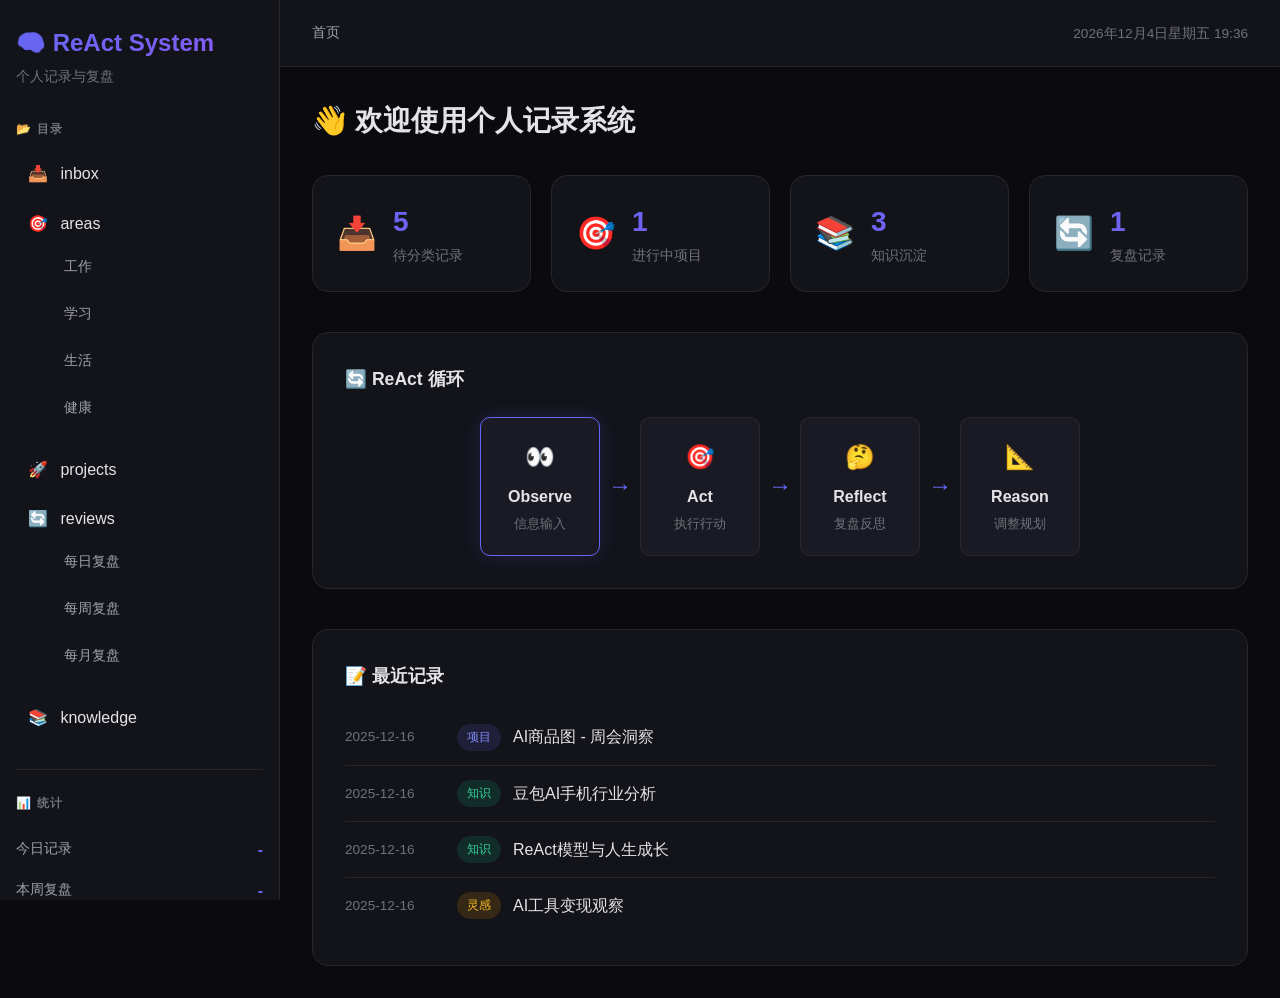
<file: viewer/index.html>
<!DOCTYPE html>
<html lang="zh-CN">

<head>
    <meta charset="UTF-8">
    <meta name="viewport" content="width=device-width, initial-scale=1.0">
    <title>🧠 个人记录系统</title>
    <link rel="stylesheet" href="/viewer/styles.css">
</head>

<body>
    <div class="container">
        <!-- 侧边栏 -->
        <aside class="sidebar">
            <div class="logo">
                <h1>🧠 ReAct System</h1>
                <p class="subtitle">个人记录与复盘</p>
            </div>

            <nav class="nav-menu">
                <div class="nav-section">
                    <h3>📂 目录</h3>
                    <ul id="file-tree">
                        <li class="folder" data-path="inbox">
                            <span class="folder-icon">📥</span> inbox
                        </li>
                        <li class="folder" data-path="areas">
                            <span class="folder-icon">🎯</span> areas
                            <ul class="sub-folder">
                                <li data-path="areas/工作">工作</li>
                                <li data-path="areas/学习">学习</li>
                                <li data-path="areas/生活">生活</li>
                                <li data-path="areas/健康">健康</li>
                            </ul>
                        </li>
                        <li class="folder" data-path="projects">
                            <span class="folder-icon">🚀</span> projects
                        </li>
                        <li class="folder" data-path="reviews">
                            <span class="folder-icon">🔄</span> reviews
                            <ul class="sub-folder">
                                <li data-path="reviews/daily">每日复盘</li>
                                <li data-path="reviews/weekly">每周复盘</li>
                                <li data-path="reviews/monthly">每月复盘</li>
                            </ul>
                        </li>
                        <li class="folder" data-path="knowledge">
                            <span class="folder-icon">📚</span> knowledge
                        </li>
                    </ul>
                </div>
            </nav>

            <div class="stats">
                <h3>📊 统计</h3>
                <div class="stat-item">
                    <span class="stat-label">今日记录</span>
                    <span class="stat-value" id="today-count">-</span>
                </div>
                <div class="stat-item">
                    <span class="stat-label">本周复盘</span>
                    <span class="stat-value" id="week-reviews">-</span>
                </div>
                <div class="stat-item">
                    <span class="stat-label">活跃项目</span>
                    <span class="stat-value" id="active-projects">-</span>
                </div>
            </div>
        </aside>

        <!-- 主内容区 -->
        <main class="main-content">
            <header class="content-header">
                <div class="breadcrumb" id="breadcrumb">
                    <span>首页</span>
                </div>
                <div class="header-actions">
                    <span class="current-time" id="current-time"></span>
                </div>
            </header>

            <div class="content-body" id="content-body">
                <!-- 欢迎页 -->
                <div class="welcome-page">
                    <h2>👋 欢迎使用个人记录系统</h2>

                    <div class="quick-stats">
                        <div class="stat-card">
                            <div class="stat-icon">📥</div>
                            <div class="stat-info">
                                <span class="stat-number">5</span>
                                <span class="stat-desc">待分类记录</span>
                            </div>
                        </div>
                        <div class="stat-card">
                            <div class="stat-icon">🎯</div>
                            <div class="stat-info">
                                <span class="stat-number">1</span>
                                <span class="stat-desc">进行中项目</span>
                            </div>
                        </div>
                        <div class="stat-card">
                            <div class="stat-icon">📚</div>
                            <div class="stat-info">
                                <span class="stat-number">3</span>
                                <span class="stat-desc">知识沉淀</span>
                            </div>
                        </div>
                        <div class="stat-card">
                            <div class="stat-icon">🔄</div>
                            <div class="stat-info">
                                <span class="stat-number">1</span>
                                <span class="stat-desc">复盘记录</span>
                            </div>
                        </div>
                    </div>

                    <div class="react-cycle">
                        <h3>🔄 ReAct 循环</h3>
                        <div class="cycle-diagram">
                            <div class="cycle-step active">
                                <span class="step-icon">👀</span>
                                <span class="step-name">Observe</span>
                                <span class="step-desc">信息输入</span>
                            </div>
                            <div class="cycle-arrow">→</div>
                            <div class="cycle-step">
                                <span class="step-icon">🎯</span>
                                <span class="step-name">Act</span>
                                <span class="step-desc">执行行动</span>
                            </div>
                            <div class="cycle-arrow">→</div>
                            <div class="cycle-step">
                                <span class="step-icon">🤔</span>
                                <span class="step-name">Reflect</span>
                                <span class="step-desc">复盘反思</span>
                            </div>
                            <div class="cycle-arrow">→</div>
                            <div class="cycle-step">
                                <span class="step-icon">📐</span>
                                <span class="step-name">Reason</span>
                                <span class="step-desc">调整规划</span>
                            </div>
                        </div>
                    </div>

                    <div class="recent-activity">
                        <h3>📝 最近记录</h3>
                        <ul class="activity-list">
                            <li class="activity-item">
                                <span class="activity-time">2025-12-16</span>
                                <span class="activity-type project">项目</span>
                                <span class="activity-title">AI商品图 - 周会洞察</span>
                            </li>
                            <li class="activity-item">
                                <span class="activity-time">2025-12-16</span>
                                <span class="activity-type knowledge">知识</span>
                                <span class="activity-title">豆包AI手机行业分析</span>
                            </li>
                            <li class="activity-item">
                                <span class="activity-time">2025-12-16</span>
                                <span class="activity-type knowledge">知识</span>
                                <span class="activity-title">ReAct模型与人生成长</span>
                            </li>
                            <li class="activity-item">
                                <span class="activity-time">2025-12-16</span>
                                <span class="activity-type idea">灵感</span>
                                <span class="activity-title">AI工具变现观察</span>
                            </li>
                        </ul>
                    </div>
                </div>
            </div>
        </main>
    </div>

    <script src="/viewer/app.js"></script>
</body>

</html>
</file>
<file: viewer/styles.css>
/* ===== 全局样式 ===== */
:root {
    --bg-primary: #0a0a0f;
    --bg-secondary: #13131a;
    --bg-tertiary: #1a1a24;
    --text-primary: #e4e4e7;
    --text-secondary: #a1a1aa;
    --text-muted: #71717a;
    --accent-primary: #6366f1;
    --accent-secondary: #8b5cf6;
    --accent-gradient: linear-gradient(135deg, #6366f1 0%, #8b5cf6 100%);
    --border-color: #27272a;
    --success: #10b981;
    --warning: #f59e0b;
    --error: #ef4444;
    --shadow-lg: 0 10px 40px rgba(0, 0, 0, 0.4);
    --radius-sm: 6px;
    --radius-md: 10px;
    --radius-lg: 16px;
}

* {
    margin: 0;
    padding: 0;
    box-sizing: border-box;
}

body {
    font-family: -apple-system, BlinkMacSystemFont, 'Segoe UI', Roboto, 'Helvetica Neue', Arial, sans-serif;
    background: var(--bg-primary);
    color: var(--text-primary);
    line-height: 1.6;
    min-height: 100vh;
}

/* ===== 布局 ===== */
.container {
    display: flex;
    min-height: 100vh;
}

/* ===== 侧边栏 ===== */
.sidebar {
    width: 280px;
    background: var(--bg-secondary);
    border-right: 1px solid var(--border-color);
    display: flex;
    flex-direction: column;
    padding: 24px 16px;
    position: fixed;
    left: 0;
    top: 0;
    bottom: 0;
    overflow-y: auto;
}

.logo h1 {
    font-size: 1.5rem;
    font-weight: 700;
    background: var(--accent-gradient);
    -webkit-background-clip: text;
    -webkit-text-fill-color: transparent;
    background-clip: text;
}

.logo .subtitle {
    font-size: 0.85rem;
    color: var(--text-muted);
    margin-top: 4px;
}

.nav-menu {
    margin-top: 32px;
    flex: 1;
}

.nav-section h3 {
    font-size: 0.75rem;
    text-transform: uppercase;
    letter-spacing: 0.1em;
    color: var(--text-muted);
    margin-bottom: 12px;
}

#file-tree {
    list-style: none;
}

#file-tree li {
    padding: 10px 12px;
    border-radius: var(--radius-sm);
    cursor: pointer;
    transition: all 0.2s ease;
    margin-bottom: 4px;
}

#file-tree li:hover {
    background: var(--bg-tertiary);
}

#file-tree .folder-icon {
    margin-right: 8px;
}

.sub-folder {
    list-style: none;
    margin-left: 24px;
    margin-top: 8px;
}

.sub-folder li {
    font-size: 0.9rem;
    color: var(--text-secondary);
    padding: 6px 12px;
}

.sub-folder li:hover {
    color: var(--text-primary);
}

/* ===== 统计 ===== */
.stats {
    margin-top: 24px;
    padding-top: 24px;
    border-top: 1px solid var(--border-color);
}

.stats h3 {
    font-size: 0.75rem;
    text-transform: uppercase;
    letter-spacing: 0.1em;
    color: var(--text-muted);
    margin-bottom: 16px;
}

.stat-item {
    display: flex;
    justify-content: space-between;
    padding: 8px 0;
}

.stat-label {
    color: var(--text-secondary);
    font-size: 0.9rem;
}

.stat-value {
    font-weight: 600;
    color: var(--accent-primary);
}

/* ===== 主内容区 ===== */
.main-content {
    flex: 1;
    margin-left: 280px;
    display: flex;
    flex-direction: column;
}

.content-header {
    display: flex;
    justify-content: space-between;
    align-items: center;
    padding: 20px 32px;
    border-bottom: 1px solid var(--border-color);
    background: var(--bg-secondary);
    position: sticky;
    top: 0;
    z-index: 100;
}

.breadcrumb {
    color: var(--text-secondary);
    font-size: 0.9rem;
}

.current-time {
    color: var(--text-muted);
    font-size: 0.85rem;
}

.content-body {
    flex: 1;
    padding: 32px;
    overflow-y: auto;
}

/* ===== 欢迎页 ===== */
.welcome-page h2 {
    font-size: 1.75rem;
    margin-bottom: 32px;
}

.quick-stats {
    display: grid;
    grid-template-columns: repeat(4, 1fr);
    gap: 20px;
    margin-bottom: 40px;
}

.stat-card {
    background: var(--bg-secondary);
    border: 1px solid var(--border-color);
    border-radius: var(--radius-lg);
    padding: 24px;
    display: flex;
    align-items: center;
    gap: 16px;
    transition: all 0.3s ease;
}

.stat-card:hover {
    transform: translateY(-4px);
    box-shadow: var(--shadow-lg);
    border-color: var(--accent-primary);
}

.stat-icon {
    font-size: 2rem;
}

.stat-info {
    display: flex;
    flex-direction: column;
}

.stat-number {
    font-size: 1.75rem;
    font-weight: 700;
    background: var(--accent-gradient);
    -webkit-background-clip: text;
    -webkit-text-fill-color: transparent;
    background-clip: text;
}

.stat-desc {
    font-size: 0.85rem;
    color: var(--text-muted);
}

/* ===== ReAct 循环图 ===== */
.react-cycle {
    background: var(--bg-secondary);
    border: 1px solid var(--border-color);
    border-radius: var(--radius-lg);
    padding: 32px;
    margin-bottom: 40px;
}

.react-cycle h3 {
    margin-bottom: 24px;
    font-size: 1.1rem;
}

.cycle-diagram {
    display: flex;
    align-items: center;
    justify-content: center;
    gap: 8px;
}

.cycle-step {
    display: flex;
    flex-direction: column;
    align-items: center;
    padding: 20px 24px;
    background: var(--bg-tertiary);
    border-radius: var(--radius-md);
    border: 1px solid var(--border-color);
    min-width: 120px;
    transition: all 0.3s ease;
}

.cycle-step.active {
    border-color: var(--accent-primary);
    box-shadow: 0 0 20px rgba(99, 102, 241, 0.2);
}

.step-icon {
    font-size: 1.5rem;
    margin-bottom: 8px;
}

.step-name {
    font-weight: 600;
    margin-bottom: 4px;
}

.step-desc {
    font-size: 0.8rem;
    color: var(--text-muted);
}

.cycle-arrow {
    color: var(--accent-primary);
    font-size: 1.5rem;
    font-weight: bold;
}

/* ===== 最近活动 ===== */
.recent-activity {
    background: var(--bg-secondary);
    border: 1px solid var(--border-color);
    border-radius: var(--radius-lg);
    padding: 32px;
}

.recent-activity h3 {
    margin-bottom: 20px;
    font-size: 1.1rem;
}

.activity-list {
    list-style: none;
}

.activity-item {
    display: flex;
    align-items: center;
    gap: 12px;
    padding: 14px 0;
    border-bottom: 1px solid var(--border-color);
}

.activity-item:last-child {
    border-bottom: none;
}

.activity-time {
    font-size: 0.85rem;
    color: var(--text-muted);
    min-width: 100px;
}

.activity-type {
    font-size: 0.75rem;
    padding: 4px 10px;
    border-radius: 20px;
    font-weight: 500;
}

.activity-type.project {
    background: rgba(99, 102, 241, 0.15);
    color: #818cf8;
}

.activity-type.knowledge {
    background: rgba(16, 185, 129, 0.15);
    color: #34d399;
}

.activity-type.idea {
    background: rgba(245, 158, 11, 0.15);
    color: #fbbf24;
}

.activity-title {
    flex: 1;
}

/* ===== 响应式 ===== */
@media (max-width: 1200px) {
    .quick-stats {
        grid-template-columns: repeat(2, 1fr);
    }

    .cycle-diagram {
        flex-wrap: wrap;
    }
}

@media (max-width: 768px) {
    .sidebar {
        display: none;
    }

    .main-content {
        margin-left: 0;
    }

    .quick-stats {
        grid-template-columns: 1fr;
    }
}

/* ===== Markdown 渲染样式 ===== */
.markdown-view {
    max-width: 800px;
}

.file-header {
    padding: 16px 20px;
    background: var(--bg-secondary);
    border: 1px solid var(--border-color);
    border-radius: var(--radius-md);
    margin-bottom: 24px;
}

.file-path {
    color: var(--text-muted);
    font-size: 0.9rem;
}

.markdown-content {
    background: var(--bg-secondary);
    border: 1px solid var(--border-color);
    border-radius: var(--radius-lg);
    padding: 32px;
    line-height: 1.8;
}

.markdown-content h1 {
    font-size: 1.75rem;
    margin-bottom: 16px;
    padding-bottom: 12px;
    border-bottom: 1px solid var(--border-color);
}

.markdown-content h2 {
    font-size: 1.4rem;
    margin: 24px 0 12px;
    color: var(--accent-primary);
}

.markdown-content h3 {
    font-size: 1.1rem;
    margin: 20px 0 10px;
}

.markdown-content blockquote {
    border-left: 4px solid var(--accent-primary);
    padding-left: 16px;
    margin: 16px 0;
    color: var(--text-secondary);
    font-style: italic;
}

.markdown-content code.inline {
    background: var(--bg-tertiary);
    padding: 2px 8px;
    border-radius: 4px;
    font-family: 'SF Mono', Monaco, monospace;
    font-size: 0.9em;
}

.markdown-content pre {
    background: var(--bg-tertiary);
    padding: 16px;
    border-radius: var(--radius-md);
    overflow-x: auto;
    margin: 16px 0;
}

.markdown-content li {
    margin: 8px 0;
    margin-left: 20px;
}

.markdown-content hr {
    border: none;
    border-top: 1px solid var(--border-color);
    margin: 24px 0;
}

.markdown-content table {
    width: 100%;
    border-collapse: collapse;
    margin: 16px 0;
}

.markdown-content td {
    padding: 10px 14px;
    border: 1px solid var(--border-color);
}

.markdown-content tr:first-child td {
    background: var(--bg-tertiary);
    font-weight: 600;
}

.checkbox {
    display: flex;
    align-items: center;
    gap: 8px;
    padding: 4px 0;
}

.checkbox .check {
    width: 18px;
    height: 18px;
    border: 2px solid var(--border-color);
    border-radius: 4px;
    display: inline-block;
}

.checkbox.checked .check {
    background: var(--success);
    border-color: var(--success);
}

.checkbox.in-progress .check {
    background: var(--warning);
    border-color: var(--warning);
}

.loading {
    text-align: center;
    padding: 40px;
    color: var(--text-muted);
}
</file>
